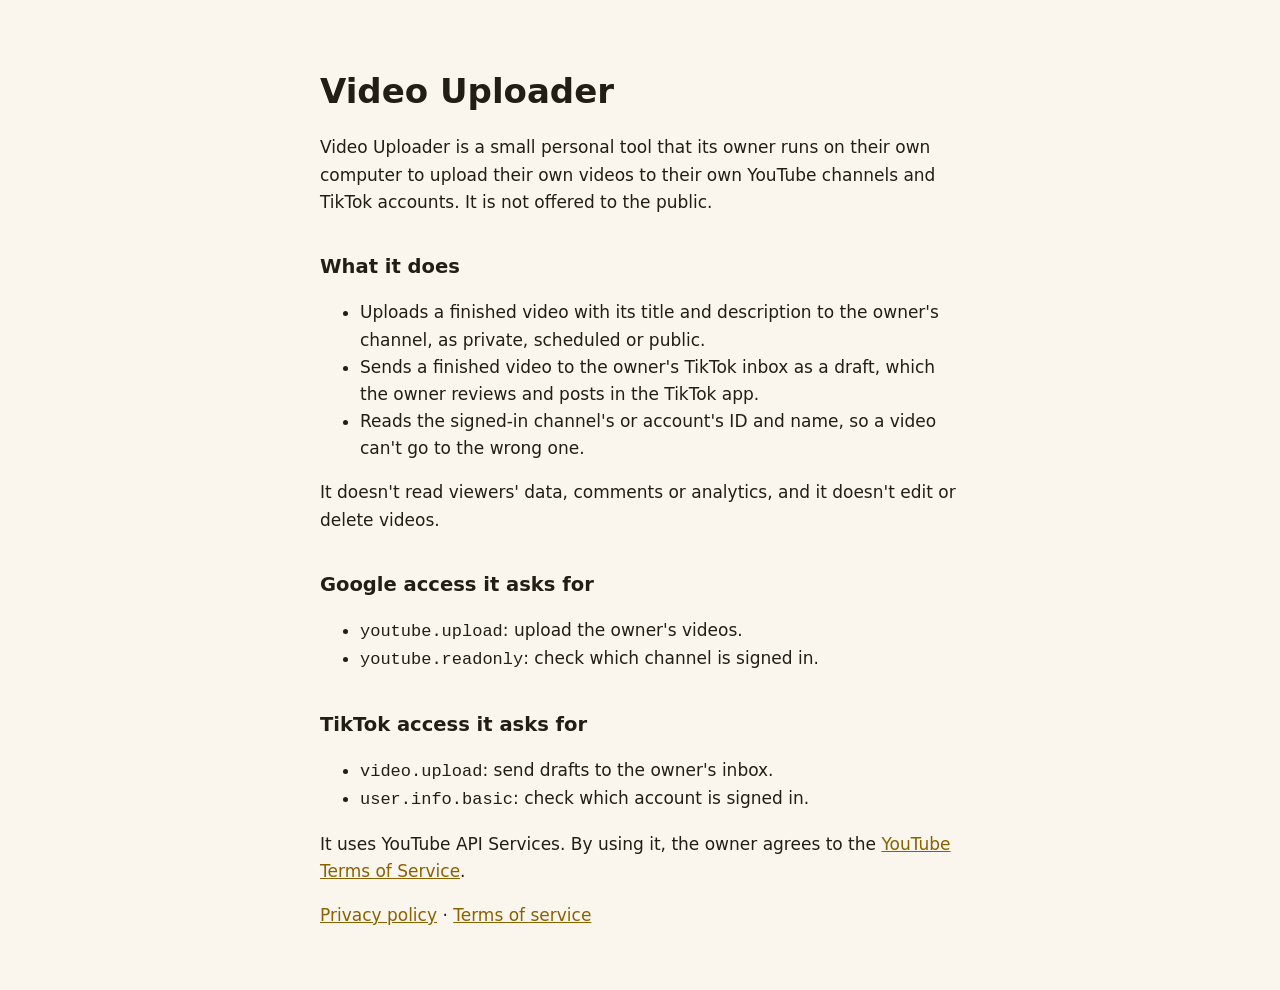
<file: index.html>
<!doctype html>
<html lang="en">
<head>
<meta charset="utf-8"><meta name="viewport" content="width=device-width, initial-scale=1">
<title>Video Uploader</title><link rel="stylesheet" href="style.css">
</head>
<body>
<h1>Video Uploader</h1>
<p>Video Uploader is a small personal tool that its owner runs on their own computer to upload their own videos to their own YouTube channels and TikTok accounts. It is not offered to the public.</p>
<h2>What it does</h2>
<ul>
<li>Uploads a finished video with its title and description to the owner's channel, as private, scheduled or public.</li>
<li>Sends a finished video to the owner's TikTok inbox as a draft, which the owner reviews and posts in the TikTok app.</li>
<li>Reads the signed-in channel's or account's ID and name, so a video can't go to the wrong one.</li>
</ul>
<p>It doesn't read viewers' data, comments or analytics, and it doesn't edit or delete videos.</p>
<h2>Google access it asks for</h2>
<ul>
<li><code>youtube.upload</code>: upload the owner's videos.</li>
<li><code>youtube.readonly</code>: check which channel is signed in.</li>
</ul>
<h2>TikTok access it asks for</h2>
<ul>
<li><code>video.upload</code>: send drafts to the owner's inbox.</li>
<li><code>user.info.basic</code>: check which account is signed in.</li>
</ul>
<p>It uses YouTube API Services. By using it, the owner agrees to the <a href="https://www.youtube.com/t/terms">YouTube Terms of Service</a>.</p>
<p><a href="privacy.html">Privacy policy</a> · <a href="terms.html">Terms of service</a></p>
</body>
</html>
</file>
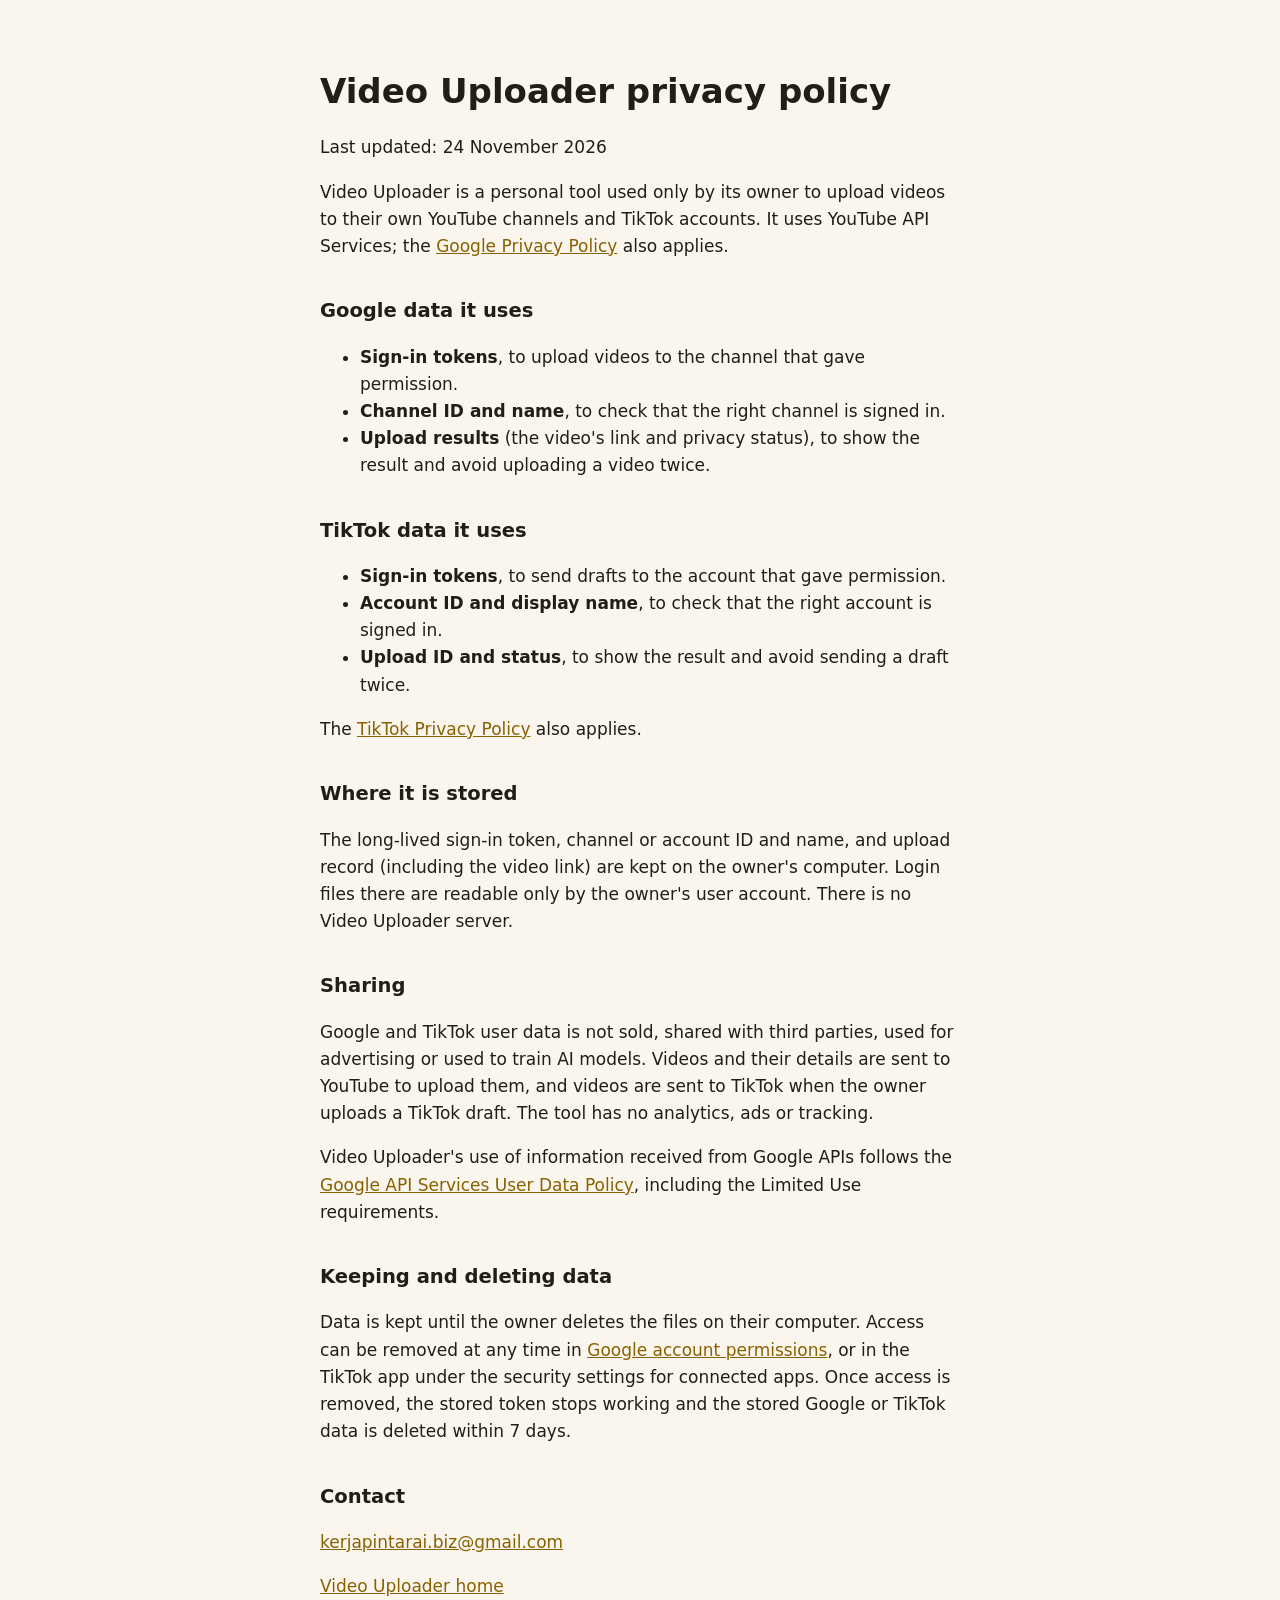
<file: privacy.html>
<!doctype html>
<html lang="en">
<head>
<meta charset="utf-8"><meta name="viewport" content="width=device-width, initial-scale=1">
<title>Video Uploader privacy policy</title><link rel="stylesheet" href="style.css">
</head>
<body>
<h1>Video Uploader privacy policy</h1>
<p>Last updated: 24 November 2026</p>
<p>Video Uploader is a personal tool used only by its owner to upload videos to their own YouTube channels and TikTok accounts. It uses YouTube API Services; the <a href="https://policies.google.com/privacy">Google Privacy Policy</a> also applies.</p>
<h2>Google data it uses</h2>
<ul>
<li><b>Sign-in tokens</b>, to upload videos to the channel that gave permission.</li>
<li><b>Channel ID and name</b>, to check that the right channel is signed in.</li>
<li><b>Upload results</b> (the video's link and privacy status), to show the result and avoid uploading a video twice.</li>
</ul>
<h2>TikTok data it uses</h2>
<ul>
<li><b>Sign-in tokens</b>, to send drafts to the account that gave permission.</li>
<li><b>Account ID and display name</b>, to check that the right account is signed in.</li>
<li><b>Upload ID and status</b>, to show the result and avoid sending a draft twice.</li>
</ul>
<p>The <a href="https://www.tiktok.com/legal/privacy-policy">TikTok Privacy Policy</a> also applies.</p>
<h2>Where it is stored</h2>
<p>The long-lived sign-in token, channel or account ID and name, and upload record (including the video link) are kept on the owner's computer. Login files there are readable only by the owner's user account. There is no Video Uploader server.</p>
<h2>Sharing</h2>
<p>Google and TikTok user data is not sold, shared with third parties, used for advertising or used to train AI models. Videos and their details are sent to YouTube to upload them, and videos are sent to TikTok when the owner uploads a TikTok draft. The tool has no analytics, ads or tracking.</p>
<p>Video Uploader's use of information received from Google APIs follows the <a href="https://developers.google.com/terms/api-services-user-data-policy">Google API Services User Data Policy</a>, including the Limited Use requirements.</p>
<h2>Keeping and deleting data</h2>
<p>Data is kept until the owner deletes the files on their computer. Access can be removed at any time in <a href="https://myaccount.google.com/permissions">Google account permissions</a>, or in the TikTok app under the security settings for connected apps. Once access is removed, the stored token stops working and the stored Google or TikTok data is deleted within 7 days.</p>
<h2>Contact</h2>
<p><a href="mailto:kerjapintarai.biz@gmail.com">kerjapintarai.biz@gmail.com</a></p>
<p><a href="index.html">Video Uploader home</a></p>
</body>
</html>
</file>
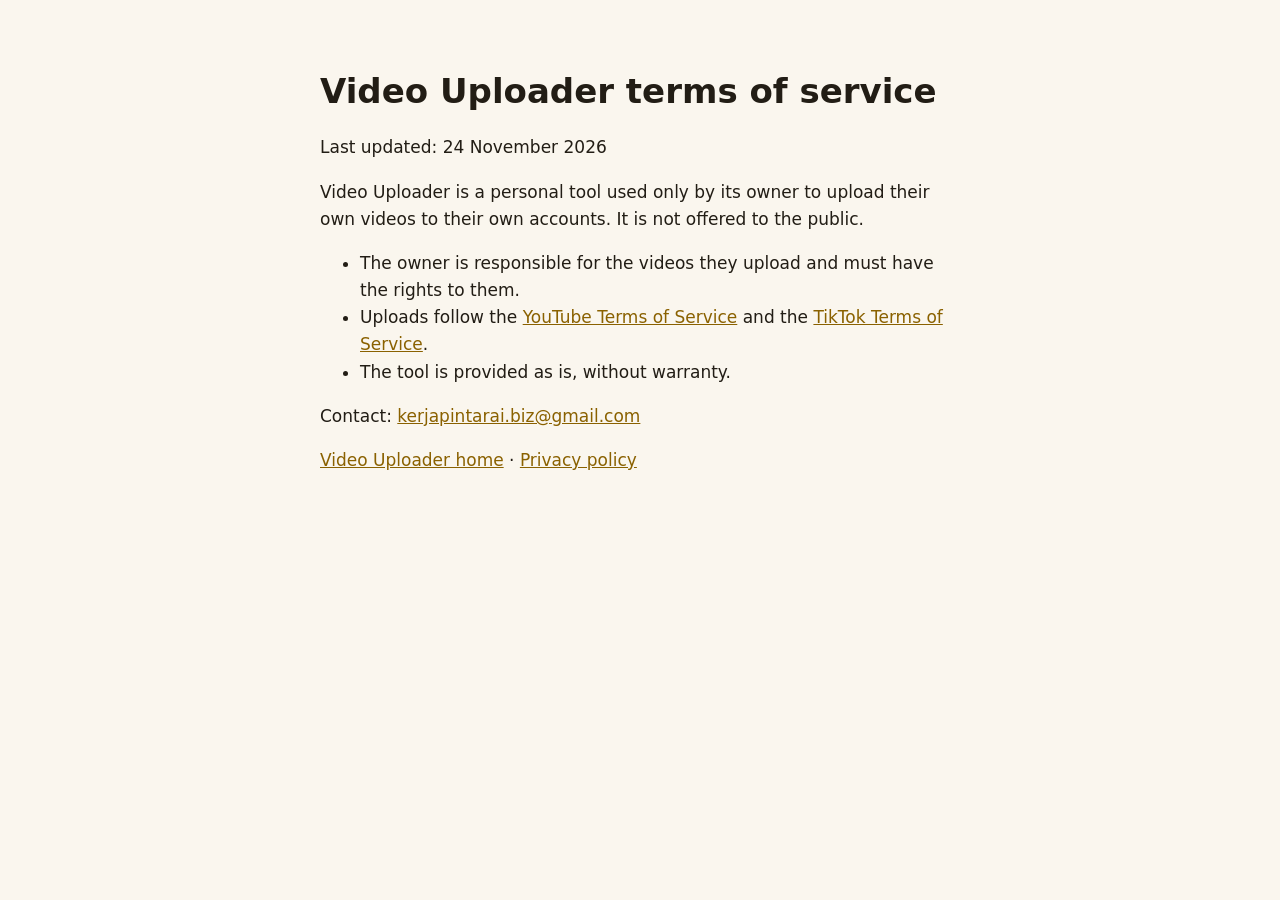
<file: terms.html>
<!doctype html>
<html lang="en">
<head>
<meta charset="utf-8"><meta name="viewport" content="width=device-width, initial-scale=1">
<title>Video Uploader terms of service</title><link rel="stylesheet" href="style.css">
</head>
<body>
<h1>Video Uploader terms of service</h1>
<p>Last updated: 24 November 2026</p>
<p>Video Uploader is a personal tool used only by its owner to upload their own videos to their own accounts. It is not offered to the public.</p>
<ul>
<li>The owner is responsible for the videos they upload and must have the rights to them.</li>
<li>Uploads follow the <a href="https://www.youtube.com/t/terms">YouTube Terms of Service</a> and the <a href="https://www.tiktok.com/legal/terms-of-service">TikTok Terms of Service</a>.</li>
<li>The tool is provided as is, without warranty.</li>
</ul>
<p>Contact: <a href="mailto:kerjapintarai.biz@gmail.com">kerjapintarai.biz@gmail.com</a></p>
<p><a href="index.html">Video Uploader home</a> · <a href="privacy.html">Privacy policy</a></p>
</body>
</html>
</file>
<file: style.css>
:root { color-scheme: light dark; }
body { max-width: 640px; margin: 0 auto; padding: 48px 20px; font: 17px/1.6 system-ui, sans-serif; background: #faf6ee; color: #221d15; }
h1 { line-height: 1.2; } h2 { margin-top: 1.8em; font-size: 1.15em; }
a { color: #8a6100; }
@media (prefers-color-scheme: dark) { body { background: #191611; color: #eee6d8; } a { color: #e6b54a; } }
</file>
